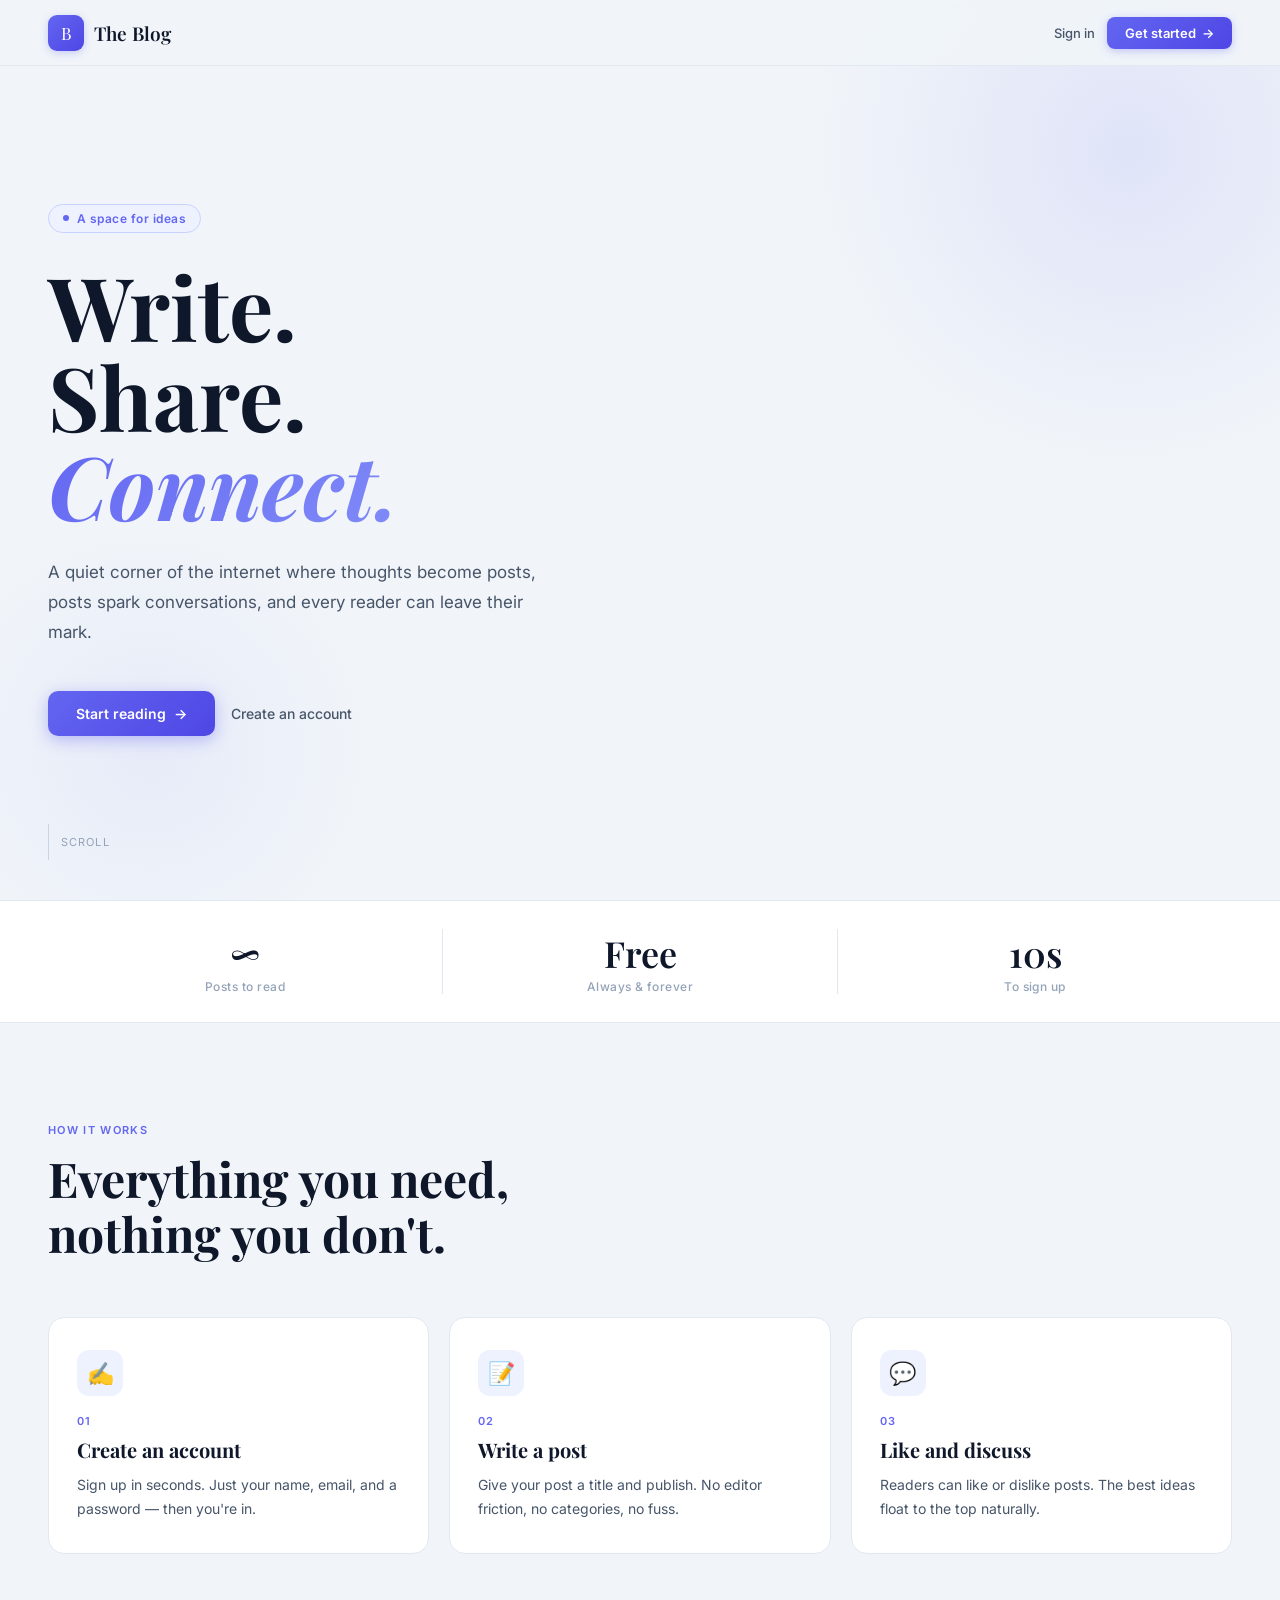
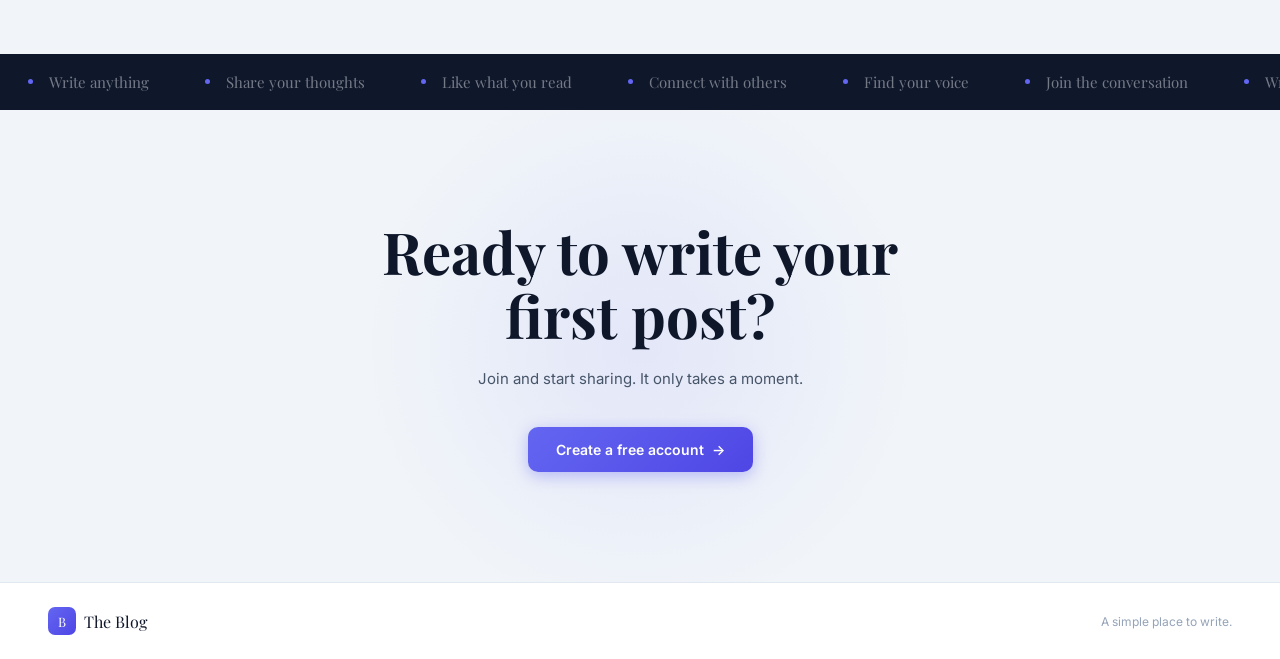
<file: src/main/resources/templates/home-page.html>
<!DOCTYPE html>
<html lang="en">
<head>
    <meta charset="UTF-8">
    <meta name="viewport" content="width=device-width, initial-scale=1.0">
    <title>The Blog — A place to write</title>
    <link rel="preconnect" href="https://fonts.googleapis.com">
    <link href="https://fonts.googleapis.com/css2?family=Inter:wght@300;400;500;600;700&family=Playfair+Display:ital,wght@0,600;1,600&display=swap" rel="stylesheet">
    <style>
        *, *::before, *::after { box-sizing: border-box; margin: 0; padding: 0; }

        :root {
            --bg:        #f1f5f9;
            --surface:   #ffffff;
            --border:    #e2e8f0;
            --border-2:  #cbd5e1;
            --ink:       #0f172a;
            --ink-2:     #475569;
            --ink-3:     #94a3b8;
            --accent:    #6366f1;
            --accent-dk: #4f46e5;
            --accent-lt: #eef2ff;
        }

        html { scroll-behavior: smooth; }

        body {
            font-family: 'Inter', sans-serif;
            background: var(--bg);
            color: var(--ink);
            min-height: 100vh;
            overflow-x: hidden;
        }

        /* ── NAV ── */
        nav {
            position: fixed;
            top: 0; left: 0; right: 0;
            z-index: 100;
            height: 66px;
            display: flex;
            align-items: center;
            justify-content: space-between;
            padding: 0 48px;
            background: rgba(241,245,249,.88);
            backdrop-filter: blur(16px);
            border-bottom: 1px solid var(--border);
        }

        .nav-logo {
            display: flex;
            align-items: center;
            gap: 10px;
            text-decoration: none;
        }

        .nav-logo-mark {
            width: 36px;
            height: 36px;
            background: linear-gradient(135deg, var(--accent) 0%, var(--accent-dk) 100%);
            border-radius: 9px;
            display: flex;
            align-items: center;
            justify-content: center;
            font-family: 'Playfair Display', serif;
            font-size: 17px;
            color: #fff;
            box-shadow: 0 2px 8px rgba(99,102,241,.3);
        }

        .nav-logo-text {
            font-family: 'Playfair Display', serif;
            font-size: 19px;
            font-weight: 600;
            color: var(--ink);
        }

        .nav-cta {
            display: flex;
            align-items: center;
            gap: 12px;
        }

        .btn-link {
            font-size: 13px;
            font-weight: 500;
            color: var(--ink-2);
            text-decoration: none;
            transition: color .2s;
        }
        .btn-link:hover { color: var(--ink); }

        .btn-nav-primary {
            display: inline-flex;
            align-items: center;
            gap: 6px;
            padding: 8px 18px;
            font-family: 'Inter', sans-serif;
            font-size: 13px;
            font-weight: 600;
            color: #fff;
            background: linear-gradient(135deg, var(--accent) 0%, var(--accent-dk) 100%);
            border: none;
            border-radius: 8px;
            text-decoration: none;
            cursor: pointer;
            transition: filter .2s, transform .1s;
            box-shadow: 0 2px 8px rgba(99,102,241,.35);
        }
        .btn-nav-primary:hover { filter: brightness(1.06); }
        .btn-nav-primary:active { transform: scale(0.97); }

        /* ── HERO ── */
        .hero {
            min-height: 100vh;
            display: flex;
            flex-direction: column;
            justify-content: center;
            padding: 120px 48px 80px;
            position: relative;
            overflow: hidden;
        }

        /* Decorative blobs */
        .hero::before {
            content: '';
            position: absolute;
            width: 700px; height: 700px;
            background: radial-gradient(circle, rgba(99,102,241,.12) 0%, transparent 65%);
            top: -200px; right: -200px;
            pointer-events: none;
        }

        .hero::after {
            content: '';
            position: absolute;
            width: 500px; height: 500px;
            background: radial-gradient(circle, rgba(99,102,241,.07) 0%, transparent 65%);
            bottom: -100px; left: -100px;
            pointer-events: none;
        }

        .hero-content {
            max-width: 780px;
            position: relative;
            z-index: 1;
        }

        .hero-badge {
            display: inline-flex;
            align-items: center;
            gap: 8px;
            padding: 6px 14px;
            background: var(--accent-lt);
            border: 1.5px solid #c7d2fe;
            border-radius: 50px;
            font-size: 12px;
            font-weight: 600;
            color: var(--accent);
            letter-spacing: .04em;
            margin-bottom: 28px;
            opacity: 0;
            animation: fadeUp .6s ease .1s forwards;
        }

        .hero-badge-dot {
            width: 6px; height: 6px;
            background: var(--accent);
            border-radius: 50%;
        }

        .hero-headline {
            font-family: 'Playfair Display', serif;
            font-size: clamp(52px, 8vw, 88px);
            line-height: 1.02;
            color: var(--ink);
            margin-bottom: 28px;
            opacity: 0;
            animation: fadeUp .7s ease .2s forwards;
        }

        .hero-headline em {
            font-style: italic;
            background: linear-gradient(135deg, var(--accent), #818cf8);
            -webkit-background-clip: text;
            -webkit-text-fill-color: transparent;
            background-clip: text;
        }

        .hero-sub {
            font-size: 17px;
            font-weight: 400;
            line-height: 1.75;
            color: var(--ink-2);
            max-width: 500px;
            margin-bottom: 44px;
            opacity: 0;
            animation: fadeUp .7s ease .3s forwards;
        }

        .hero-actions {
            display: flex;
            align-items: center;
            gap: 16px;
            flex-wrap: wrap;
            opacity: 0;
            animation: fadeUp .7s ease .4s forwards;
        }

        .btn-hero-primary {
            display: inline-flex;
            align-items: center;
            gap: 8px;
            padding: 14px 28px;
            font-family: 'Inter', sans-serif;
            font-size: 14px;
            font-weight: 600;
            color: #fff;
            background: linear-gradient(135deg, var(--accent) 0%, var(--accent-dk) 100%);
            border: none;
            border-radius: 10px;
            text-decoration: none;
            cursor: pointer;
            transition: filter .2s, transform .1s, box-shadow .2s;
            box-shadow: 0 4px 16px rgba(99,102,241,.4);
        }
        .btn-hero-primary:hover { filter: brightness(1.07); box-shadow: 0 6px 24px rgba(99,102,241,.5); }
        .btn-hero-primary:active { transform: scale(0.98); }

        .btn-hero-arrow { transition: transform .2s; }
        .btn-hero-primary:hover .btn-hero-arrow { transform: translateX(4px); }

        .btn-hero-secondary {
            font-size: 14px;
            font-weight: 500;
            color: var(--ink-2);
            text-decoration: none;
            display: inline-flex;
            align-items: center;
            gap: 6px;
            transition: color .2s;
        }
        .btn-hero-secondary:hover { color: var(--ink); }

        /* Scroll hint */
        .scroll-hint {
            position: absolute;
            bottom: 40px;
            left: 48px;
            display: flex;
            align-items: center;
            gap: 12px;
            font-size: 11px;
            letter-spacing: .1em;
            text-transform: uppercase;
            color: var(--ink-3);
            opacity: 0;
            animation: fadeIn 1s ease 1s forwards;
            z-index: 1;
        }

        .scroll-line {
            width: 1px;
            height: 36px;
            background: var(--border-2);
            position: relative;
            overflow: hidden;
        }

        .scroll-line::after {
            content: '';
            position: absolute;
            top: -100%; left: 0; right: 0;
            height: 100%;
            background: var(--accent);
            animation: scrollDown 1.8s ease-in-out infinite;
        }

        @keyframes scrollDown { 0% { top: -100%; } 100% { top: 100%; } }

        /* ── STATS BAR ── */
        .stats-bar {
            background: var(--surface);
            border-top: 1px solid var(--border);
            border-bottom: 1px solid var(--border);
            padding: 28px 48px;
            display: flex;
            gap: 0;
        }

        .stat-item {
            flex: 1;
            text-align: center;
            padding: 0 20px;
            border-right: 1px solid var(--border);
        }

        .stat-item:last-child { border-right: none; }

        .stat-num {
            font-family: 'Playfair Display', serif;
            font-size: 36px;
            font-weight: 600;
            color: var(--ink);
            display: block;
        }

        .stat-label {
            font-size: 12px;
            color: var(--ink-3);
            font-weight: 500;
            letter-spacing: .04em;
            margin-top: 2px;
            display: block;
        }

        /* ── FEATURES ── */
        .features {
            padding: 100px 48px;
        }

        .section-eyebrow {
            font-size: 11px;
            font-weight: 600;
            letter-spacing: .12em;
            text-transform: uppercase;
            color: var(--accent);
            margin-bottom: 14px;
            display: block;
        }

        .section-title {
            font-family: 'Playfair Display', serif;
            font-size: clamp(30px, 4vw, 48px);
            line-height: 1.15;
            color: var(--ink);
            max-width: 520px;
            margin-bottom: 56px;
        }

        .features-grid {
            display: grid;
            grid-template-columns: repeat(3, 1fr);
            gap: 20px;
        }

        .feature-card {
            background: var(--surface);
            border: 1.5px solid var(--border);
            border-radius: 16px;
            padding: 32px 28px;
            transition: box-shadow .2s, transform .2s, border-color .2s;
        }

        .feature-card:hover {
            box-shadow: 0 8px 28px rgba(15,23,42,.08);
            transform: translateY(-4px);
            border-color: #c7d2fe;
        }

        .feature-icon {
            width: 46px;
            height: 46px;
            background: var(--accent-lt);
            border-radius: 12px;
            display: flex;
            align-items: center;
            justify-content: center;
            font-size: 22px;
            margin-bottom: 18px;
        }

        .feature-num {
            font-size: 11px;
            font-weight: 600;
            color: var(--accent);
            letter-spacing: .08em;
            display: block;
            margin-bottom: 8px;
        }

        .feature-title {
            font-family: 'Playfair Display', serif;
            font-size: 20px;
            color: var(--ink);
            margin-bottom: 10px;
        }

        .feature-desc {
            font-size: 14px;
            line-height: 1.7;
            color: var(--ink-2);
        }

        /* ── MARQUEE ── */
        .marquee-section {
            background: var(--ink);
            padding: 18px 0;
            overflow: hidden;
        }

        .marquee-track {
            display: flex;
            animation: marquee 22s linear infinite;
            width: max-content;
        }

        .marquee-item {
            display: flex;
            align-items: center;
            gap: 16px;
            padding: 0 28px;
            font-family: 'Playfair Display', serif;
            font-size: 15px;
            color: rgba(241,245,249,.45);
            white-space: nowrap;
        }

        .marquee-dot {
            width: 5px; height: 5px;
            background: var(--accent);
            border-radius: 50%;
            flex-shrink: 0;
        }

        @keyframes marquee {
            from { transform: translateX(0); }
            to   { transform: translateX(-50%); }
        }

        /* ── CTA ── */
        .cta-section {
            padding: 110px 48px;
            text-align: center;
            position: relative;
            overflow: hidden;
        }

        .cta-section::before {
            content: '';
            position: absolute;
            width: 600px; height: 600px;
            background: radial-gradient(circle, rgba(99,102,241,.1) 0%, transparent 65%);
            top: 50%; left: 50%;
            transform: translate(-50%, -50%);
            pointer-events: none;
        }

        .cta-inner {
            position: relative;
            max-width: 620px;
            margin: 0 auto;
        }

        .cta-headline {
            font-family: 'Playfair Display', serif;
            font-size: clamp(34px, 5vw, 58px);
            line-height: 1.1;
            color: var(--ink);
            margin-bottom: 18px;
        }

        .cta-sub {
            font-size: 15px;
            color: var(--ink-2);
            line-height: 1.7;
            margin-bottom: 36px;
        }

        /* ── FOOTER ── */
        footer {
            border-top: 1px solid var(--border);
            padding: 24px 48px;
            display: flex;
            align-items: center;
            justify-content: space-between;
            background: var(--surface);
        }

        .footer-brand {
            display: flex;
            align-items: center;
            gap: 8px;
        }

        .footer-mark {
            width: 28px; height: 28px;
            background: linear-gradient(135deg, var(--accent) 0%, var(--accent-dk) 100%);
            border-radius: 7px;
            display: flex;
            align-items: center;
            justify-content: center;
            font-family: 'Playfair Display', serif;
            font-size: 13px;
            color: #fff;
        }

        .footer-name {
            font-family: 'Playfair Display', serif;
            font-size: 16px;
            color: var(--ink);
        }

        .footer-copy {
            font-size: 12px;
            color: var(--ink-3);
        }

        /* Reveal on scroll */
        .reveal {
            opacity: 0;
            transform: translateY(24px);
            transition: opacity .7s ease, transform .7s ease;
        }

        .reveal.visible { opacity: 1; transform: none; }
        .reveal-d1 { transition-delay: .1s; }
        .reveal-d2 { transition-delay: .2s; }
        .reveal-d3 { transition-delay: .3s; }

        /* Animations */
        @keyframes fadeUp { from { opacity: 0; transform: translateY(20px) } to { opacity: 1; transform: none } }
        @keyframes fadeIn { from { opacity: 0 } to { opacity: 1 } }

        /* ── RESPONSIVE ── */
        @media (max-width: 900px) {
            .features-grid { grid-template-columns: 1fr; }
            .stats-bar { flex-direction: column; gap: 20px; }
            .stat-item { border-right: none; border-bottom: 1px solid var(--border); padding: 0 0 20px; }
            .stat-item:last-child { border-bottom: none; padding-bottom: 0; }
        }

        @media (max-width: 640px) {
            nav { padding: 0 20px; }
            .hero, .features, .cta-section { padding-left: 20px; padding-right: 20px; }
            .stats-bar { padding: 20px; }
            .scroll-hint { left: 20px; }
            footer { flex-direction: column; gap: 10px; text-align: center; padding: 20px; }
        }
    </style>
</head>
<body>

<!-- ── NAV ── -->
<nav>
    <a href="/" class="nav-logo">
        <div class="nav-logo-mark">B</div>
        <span class="nav-logo-text">The Blog</span>
    </a>
    <div class="nav-cta">
        <a th:href="@{/api/login}" class="btn-link">Sign in</a>
        <a th:href="@{/api/registration}" class="btn-nav-primary">
            Get started
            <span>→</span>
        </a>
    </div>
</nav>

<!-- ── HERO ── -->
<section class="hero">
    <div class="hero-content">
        <div class="hero-badge">
            <div class="hero-badge-dot"></div>
            A space for ideas
        </div>

        <h1 class="hero-headline">
            Write.<br>
            Share.<br>
            <em>Connect.</em>
        </h1>

        <p class="hero-sub">
            A quiet corner of the internet where thoughts become posts,
            posts spark conversations, and every reader can leave their mark.
        </p>

        <div class="hero-actions">
            <a href="/api/login" class="btn-hero-primary">
                Start reading
                <span class="btn-hero-arrow">→</span>
            </a>
            <a href="/api/registration" class="btn-hero-secondary">
                Create an account
            </a>
        </div>
    </div>

    <div class="scroll-hint">
        <div class="scroll-line"></div>
        Scroll
    </div>
</section>

<!-- ── STATS BAR ── -->
<div class="stats-bar">
    <div class="stat-item">
        <span class="stat-num">∞</span>
        <span class="stat-label">Posts to read</span>
    </div>
    <div class="stat-item">
        <span class="stat-num">Free</span>
        <span class="stat-label">Always &amp; forever</span>
    </div>
    <div class="stat-item">
        <span class="stat-num">10s</span>
        <span class="stat-label">To sign up</span>
    </div>
</div>

<!-- ── FEATURES ── -->
<section class="features">
    <span class="section-eyebrow reveal">How it works</span>
    <h2 class="section-title reveal reveal-d1">Everything you need, nothing you don't.</h2>

    <div class="features-grid">
        <div class="feature-card reveal">
            <div class="feature-icon">✍️</div>
            <span class="feature-num">01</span>
            <h3 class="feature-title">Create an account</h3>
            <p class="feature-desc">Sign up in seconds. Just your name, email, and a password — then you're in.</p>
        </div>
        <div class="feature-card reveal reveal-d1">
            <div class="feature-icon">📝</div>
            <span class="feature-num">02</span>
            <h3 class="feature-title">Write a post</h3>
            <p class="feature-desc">Give your post a title and publish. No editor friction, no categories, no fuss.</p>
        </div>
        <div class="feature-card reveal reveal-d2">
            <div class="feature-icon">💬</div>
            <span class="feature-num">03</span>
            <h3 class="feature-title">Like and discuss</h3>
            <p class="feature-desc">Readers can like or dislike posts. The best ideas float to the top naturally.</p>
        </div>
    </div>
</section>

<!-- ── MARQUEE ── -->
<div class="marquee-section">
    <div class="marquee-track">
        <span class="marquee-item"><span class="marquee-dot"></span> Write anything</span>
        <span class="marquee-item"><span class="marquee-dot"></span> Share your thoughts</span>
        <span class="marquee-item"><span class="marquee-dot"></span> Like what you read</span>
        <span class="marquee-item"><span class="marquee-dot"></span> Connect with others</span>
        <span class="marquee-item"><span class="marquee-dot"></span> Find your voice</span>
        <span class="marquee-item"><span class="marquee-dot"></span> Join the conversation</span>
        <span class="marquee-item"><span class="marquee-dot"></span> Write anything</span>
        <span class="marquee-item"><span class="marquee-dot"></span> Share your thoughts</span>
        <span class="marquee-item"><span class="marquee-dot"></span> Like what you read</span>
        <span class="marquee-item"><span class="marquee-dot"></span> Connect with others</span>
        <span class="marquee-item"><span class="marquee-dot"></span> Find your voice</span>
        <span class="marquee-item"><span class="marquee-dot"></span> Join the conversation</span>
    </div>
</div>

<!-- ── CTA ── -->
<section class="cta-section">
    <div class="cta-inner">
        <h2 class="cta-headline reveal">Ready to write your first post?</h2>
        <p class="cta-sub reveal reveal-d1">Join and start sharing. It only takes a moment.</p>
        <div class="reveal reveal-d2">
            <a href="/api/registration" class="btn-hero-primary" style="display:inline-flex;">
                Create a free account
                <span class="btn-hero-arrow">→</span>
            </a>
        </div>
    </div>
</section>

<!-- ── FOOTER ── -->
<footer>
    <div class="footer-brand">
        <div class="footer-mark">B</div>
        <span class="footer-name">The Blog</span>
    </div>
    <span class="footer-copy">A simple place to write.</span>
</footer>

<script>
    const observer = new IntersectionObserver(entries => {
        entries.forEach(entry => {
            if (entry.isIntersecting) {
                entry.target.classList.add('visible');
                observer.unobserve(entry.target);
            }
        });
    }, { threshold: 0.15 });

    document.querySelectorAll('.reveal').forEach(el => observer.observe(el));
</script>
</body>
</html>
</file>
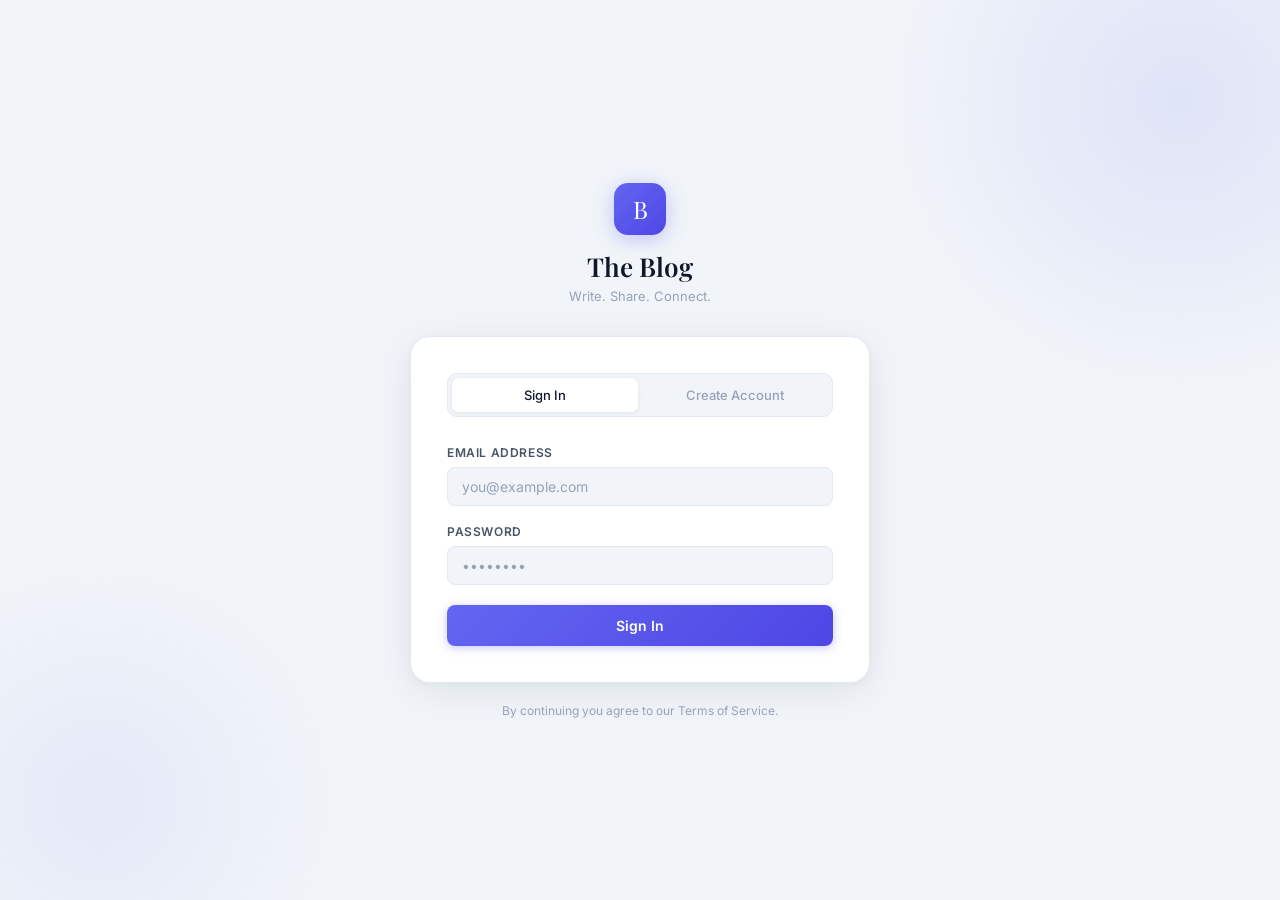
<file: src/main/resources/templates/login-page.html>
<!DOCTYPE html>
<html lang="en">
<head>
    <meta charset="UTF-8">
    <meta name="viewport" content="width=device-width, initial-scale=1.0">
    <title>Blog — Sign In</title>
    <link rel="preconnect" href="https://fonts.googleapis.com">
    <link href="https://fonts.googleapis.com/css2?family=Inter:wght@300;400;500;600;700&family=Playfair+Display:ital,wght@0,600;1,600&display=swap" rel="stylesheet">
    <style>
        *, *::before, *::after { box-sizing: border-box; margin: 0; padding: 0; }

        :root {
            --bg:        #f1f5f9;
            --surface:   #ffffff;
            --border:    #e2e8f0;
            --border-2:  #cbd5e1;
            --ink:       #0f172a;
            --ink-2:     #475569;
            --ink-3:     #94a3b8;
            --accent:    #6366f1;
            --accent-dk: #4f46e5;
            --accent-lt: #eef2ff;
            --danger:    #ef4444;
            --danger-lt: #fef2f2;
            --success:   #22c55e;
        }

        body {
            font-family: 'Inter', sans-serif;
            background: var(--bg);
            color: var(--ink);
            min-height: 100vh;
            display: flex;
            align-items: center;
            justify-content: center;
            padding: 24px;
            position: relative;
            overflow: hidden;
        }

        /* Decorative blobs */
        body::before {
            content: '';
            position: fixed;
            width: 600px;
            height: 600px;
            background: radial-gradient(circle, rgba(99,102,241,.12) 0%, transparent 70%);
            top: -200px;
            right: -200px;
            pointer-events: none;
        }

        body::after {
            content: '';
            position: fixed;
            width: 500px;
            height: 500px;
            background: radial-gradient(circle, rgba(99,102,241,.08) 0%, transparent 70%);
            bottom: -150px;
            left: -150px;
            pointer-events: none;
        }

        .page-wrapper {
            position: relative;
            z-index: 1;
            width: 100%;
            max-width: 460px;
        }

        /* Brand */
        .brand {
            text-align: center;
            margin-bottom: 32px;
            animation: fadeDown .5s ease both;
        }

        .brand-mark {
            display: inline-flex;
            align-items: center;
            justify-content: center;
            width: 52px;
            height: 52px;
            background: linear-gradient(135deg, var(--accent) 0%, var(--accent-dk) 100%);
            border-radius: 14px;
            font-family: 'Playfair Display', serif;
            font-size: 24px;
            color: #fff;
            margin-bottom: 14px;
            box-shadow: 0 4px 20px rgba(99,102,241,.35);
        }

        .brand-name {
            font-family: 'Playfair Display', serif;
            font-size: 26px;
            font-weight: 600;
            color: var(--ink);
            display: block;
        }

        .brand-tagline {
            font-size: 13px;
            color: var(--ink-3);
            margin-top: 4px;
            font-weight: 400;
            display: block;
        }

        /* Card */
        .card {
            background: var(--surface);
            border: 1.5px solid var(--border);
            border-radius: 20px;
            padding: 36px;
            box-shadow: 0 8px 40px rgba(15,23,42,.08), 0 2px 8px rgba(15,23,42,.04);
            animation: fadeUp .5s ease .1s both;
        }

        /* Tabs */
        .tabs {
            display: flex;
            background: var(--bg);
            border: 1.5px solid var(--border);
            border-radius: 10px;
            padding: 4px;
            margin-bottom: 28px;
            gap: 4px;
        }

        .tab {
            flex: 1;
            padding: 9px 0;
            font-family: 'Inter', sans-serif;
            font-size: 13px;
            font-weight: 500;
            color: var(--ink-3);
            background: none;
            border: none;
            border-radius: 7px;
            cursor: pointer;
            transition: all .2s;
        }

        .tab.active {
            background: var(--surface);
            color: var(--ink);
            box-shadow: 0 1px 4px rgba(15,23,42,.08);
        }

        /* Forms */
        .form-panel { display: none; }
        .form-panel.active {
            display: block;
            animation: fadeIn .25s ease;
        }

        .form-group { margin-bottom: 18px; }
        .form-group:last-of-type { margin-bottom: 0; }

        label {
            display: block;
            font-size: 12px;
            font-weight: 600;
            letter-spacing: .05em;
            text-transform: uppercase;
            color: var(--ink-2);
            margin-bottom: 7px;
        }

        input[type="text"],
        input[type="email"],
        input[type="password"] {
            width: 100%;
            padding: 10px 14px;
            font-family: 'Inter', sans-serif;
            font-size: 14px;
            color: var(--ink);
            background: var(--bg);
            border: 1.5px solid var(--border);
            border-radius: 8px;
            outline: none;
            transition: border-color .2s, box-shadow .2s, background .2s;
            -webkit-appearance: none;
        }

        input:focus {
            border-color: var(--accent);
            box-shadow: 0 0 0 3px rgba(99,102,241,.15);
            background: var(--surface);
        }

        input::placeholder { color: var(--ink-3); }

        /* Error banner */
        .error-banner {
            display: flex;
            align-items: flex-start;
            gap: 10px;
            padding: 11px 14px;
            background: var(--danger-lt);
            border: 1.5px solid #fecaca;
            border-radius: 8px;
            margin-bottom: 20px;
            font-size: 13px;
            color: var(--danger);
            animation: fadeIn .2s ease;
        }

        .error-banner.hidden { display: none; }

        .err-icon { flex-shrink: 0; width: 15px; height: 15px; margin-top: 1px; }

        /* Submit button */
        .btn-submit {
            width: 100%;
            padding: 12px;
            font-family: 'Inter', sans-serif;
            font-size: 14px;
            font-weight: 600;
            color: #fff;
            background: linear-gradient(135deg, var(--accent) 0%, var(--accent-dk) 100%);
            border: none;
            border-radius: 8px;
            cursor: pointer;
            transition: filter .2s, transform .1s, box-shadow .2s;
            margin-top: 20px;
            position: relative;
            overflow: hidden;
            box-shadow: 0 2px 10px rgba(99,102,241,.35);
        }

        .btn-submit:hover { filter: brightness(1.06); box-shadow: 0 4px 16px rgba(99,102,241,.45); }
        .btn-submit:active { transform: scale(0.98); }

        .btn-submit.loading {
            color: transparent;
            pointer-events: none;
            opacity: .8;
        }

        .btn-submit.loading::after {
            content: '';
            position: absolute;
            top: 50%; left: 50%;
            width: 18px; height: 18px;
            margin: -9px 0 0 -9px;
            border: 2px solid rgba(255,255,255,.3);
            border-top-color: #fff;
            border-radius: 50%;
            animation: spin .7s linear infinite;
        }

        /* Divider */
        .divider {
            display: flex;
            align-items: center;
            gap: 10px;
            margin: 22px 0;
            color: var(--ink-3);
            font-size: 12px;
        }
        .divider::before, .divider::after {
            content: '';
            flex: 1;
            height: 1px;
            background: var(--border);
        }

        /* Password strength */
        .strength-bar {
            display: flex;
            gap: 4px;
            margin-top: 8px;
        }

        .strength-seg {
            flex: 1;
            height: 3px;
            background: var(--border);
            border-radius: 2px;
            transition: background .3s;
        }

        .strength-seg.weak   { background: var(--danger); }
        .strength-seg.medium { background: #f59e0b; }
        .strength-seg.strong { background: var(--success); }

        .strength-label {
            font-size: 11px;
            color: var(--ink-3);
            margin-top: 5px;
            font-weight: 500;
        }

        /* Footer */
        .page-footer {
            text-align: center;
            margin-top: 20px;
            font-size: 12px;
            color: var(--ink-3);
            animation: fadeUp .5s ease .2s both;
        }

        /* Animations */
        @keyframes fadeUp   { from { opacity: 0; transform: translateY(16px) } to { opacity: 1; transform: none } }
        @keyframes fadeDown { from { opacity: 0; transform: translateY(-12px) } to { opacity: 1; transform: none } }
        @keyframes fadeIn   { from { opacity: 0 } to { opacity: 1 } }
        @keyframes spin     { to { transform: rotate(360deg) } }
    </style>
</head>
<body>
<div class="page-wrapper">

    <div class="brand">
        <div class="brand-mark">B</div>
        <span class="brand-name">The Blog</span>
        <span class="brand-tagline">Write. Share. Connect.</span>
    </div>

    <div class="card">
        <input type="hidden" id="authFailedFlag" th:value="${isAuthenticatedFailed != null ? isAuthenticatedFailed : false}"/>
        <input type="hidden" id="registerModeFlag" th:value="${registerMode}"/>

        <div class="tabs">
            <button class="tab active" onclick="switchTab('login')">Sign In</button>
            <button class="tab"        onclick="switchTab('register')">Create Account</button>
        </div>

        <!-- LOGIN FORM -->
        <div id="loginPanel" class="form-panel active">
            <div id="loginError" class="error-banner hidden">
                <svg class="err-icon" viewBox="0 0 16 16" fill="none">
                    <circle cx="8" cy="8" r="7" stroke="currentColor" stroke-width="1.5"/>
                    <path d="M8 5v3.5M8 11h.01" stroke="currentColor" stroke-width="1.5" stroke-linecap="round"/>
                </svg>
                <span id="loginErrorText">Invalid email or password.</span>
            </div>

            <form id="loginForm" th:action="@{/api/login}" method="post">
                <div class="form-group">
                    <label for="loginEmail">Email address</label>
                    <input type="email" id="loginEmail" name="email"
                           placeholder="you@example.com" required autocomplete="email">
                </div>

                <div class="form-group">
                    <label for="loginPassword">Password</label>
                    <input type="password" id="loginPassword" name="password"
                           placeholder="••••••••" required autocomplete="current-password">
                </div>

                <button type="submit" class="btn-submit" id="loginBtn">Sign In</button>
            </form>
        </div>

        <!-- REGISTER FORM -->
        <div id="registerPanel" class="form-panel">
            <div id="registerError" class="error-banner hidden">
                <svg class="err-icon" viewBox="0 0 16 16" fill="none">
                    <circle cx="8" cy="8" r="7" stroke="currentColor" stroke-width="1.5"/>
                    <path d="M8 5v3.5M8 11h.01" stroke="currentColor" stroke-width="1.5" stroke-linecap="round"/>
                </svg>
                <span id="registerErrorText">Something went wrong. Please try again.</span>
            </div>

            <form id="registerForm" th:action="@{/api/registration}" method="post">
                <div class="form-group">
                    <label for="regName">Full name</label>
                    <input type="text" id="regName" name="name"
                           placeholder="Jane Smith" required maxlength="50" autocomplete="name">
                </div>

                <div class="form-group">
                    <label for="regEmail">Email address</label>
                    <input type="email" id="regEmail" name="email"
                           placeholder="you@example.com" required autocomplete="email">
                </div>

                <div class="form-group">
                    <label for="regPassword">Password</label>
                    <input type="password" id="regPassword" name="password"
                           placeholder="••••••••" required autocomplete="new-password"
                           oninput="checkStrength(this.value)">
                    <div class="strength-bar">
                        <div class="strength-seg" id="seg1"></div>
                        <div class="strength-seg" id="seg2"></div>
                        <div class="strength-seg" id="seg3"></div>
                        <div class="strength-seg" id="seg4"></div>
                    </div>
                    <div class="strength-label" id="strengthLabel"></div>
                </div>

                <button type="submit" class="btn-submit" id="registerBtn">Create Account</button>
            </form>
        </div>
    </div>

    <div class="page-footer">By continuing you agree to our Terms of Service.</div>
</div>

<script>
    function switchTab(tab) {
        document.querySelectorAll('.tab').forEach((t, i) => {
            t.classList.toggle('active', (tab === 'login' && i === 0) || (tab === 'register' && i === 1));
        });
        document.getElementById('loginPanel').classList.toggle('active', tab === 'login');
        document.getElementById('registerPanel').classList.toggle('active', tab === 'register');
    }

    window.addEventListener('DOMContentLoaded', () => {
        const authFailed = document.getElementById('authFailedFlag');
        if (authFailed && authFailed.value === 'true') {
            document.getElementById('loginError').classList.remove('hidden');
            document.getElementById('loginErrorText').textContent = 'Invalid email or password. Please try again.';
        }

        const registerMode = document.getElementById('registerModeFlag');
        if (registerMode && registerMode.value === 'true') switchTab('register');

        if (window.location.pathname.includes('registration')) switchTab('register');

        document.getElementById('loginForm').addEventListener('submit', () => {
            document.getElementById('loginBtn').classList.add('loading');
        });

        document.getElementById('registerForm').addEventListener('submit', e => {
            const name = document.getElementById('regName').value.trim();
            const email = document.getElementById('regEmail').value.trim();
            const pass  = document.getElementById('regPassword').value;

            if (!name || !email || !pass) {
                e.preventDefault();
                showRegisterError('Please fill in all fields.');
                return;
            }
            if (pass.length < 6) {
                e.preventDefault();
                showRegisterError('Password must be at least 6 characters.');
                return;
            }
            document.getElementById('registerBtn').classList.add('loading');
        });
    });

    function showRegisterError(msg) {
        document.getElementById('registerErrorText').textContent = msg;
        document.getElementById('registerError').classList.remove('hidden');
    }

    function checkStrength(val) {
        const segs  = ['seg1','seg2','seg3','seg4'].map(id => document.getElementById(id));
        const label = document.getElementById('strengthLabel');

        segs.forEach(s => s.className = 'strength-seg');

        if (!val) { label.textContent = ''; return; }

        let score = 0;
        if (val.length >= 8)          score++;
        if (/[A-Z]/.test(val))        score++;
        if (/[0-9]/.test(val))        score++;
        if (/[^A-Za-z0-9]/.test(val)) score++;

        const cls    = score <= 1 ? 'weak' : score <= 2 ? 'medium' : 'strong';
        const labels = { weak: 'Weak', medium: 'Fair', strong: 'Strong' };
        const colors = { weak: '#ef4444', medium: '#f59e0b', strong: '#22c55e' };

        for (let i = 0; i < score; i++) segs[i].classList.add(cls);
        label.textContent  = labels[cls];
        label.style.color  = colors[cls];
    }
</script>
</body>
</html>
</file>
